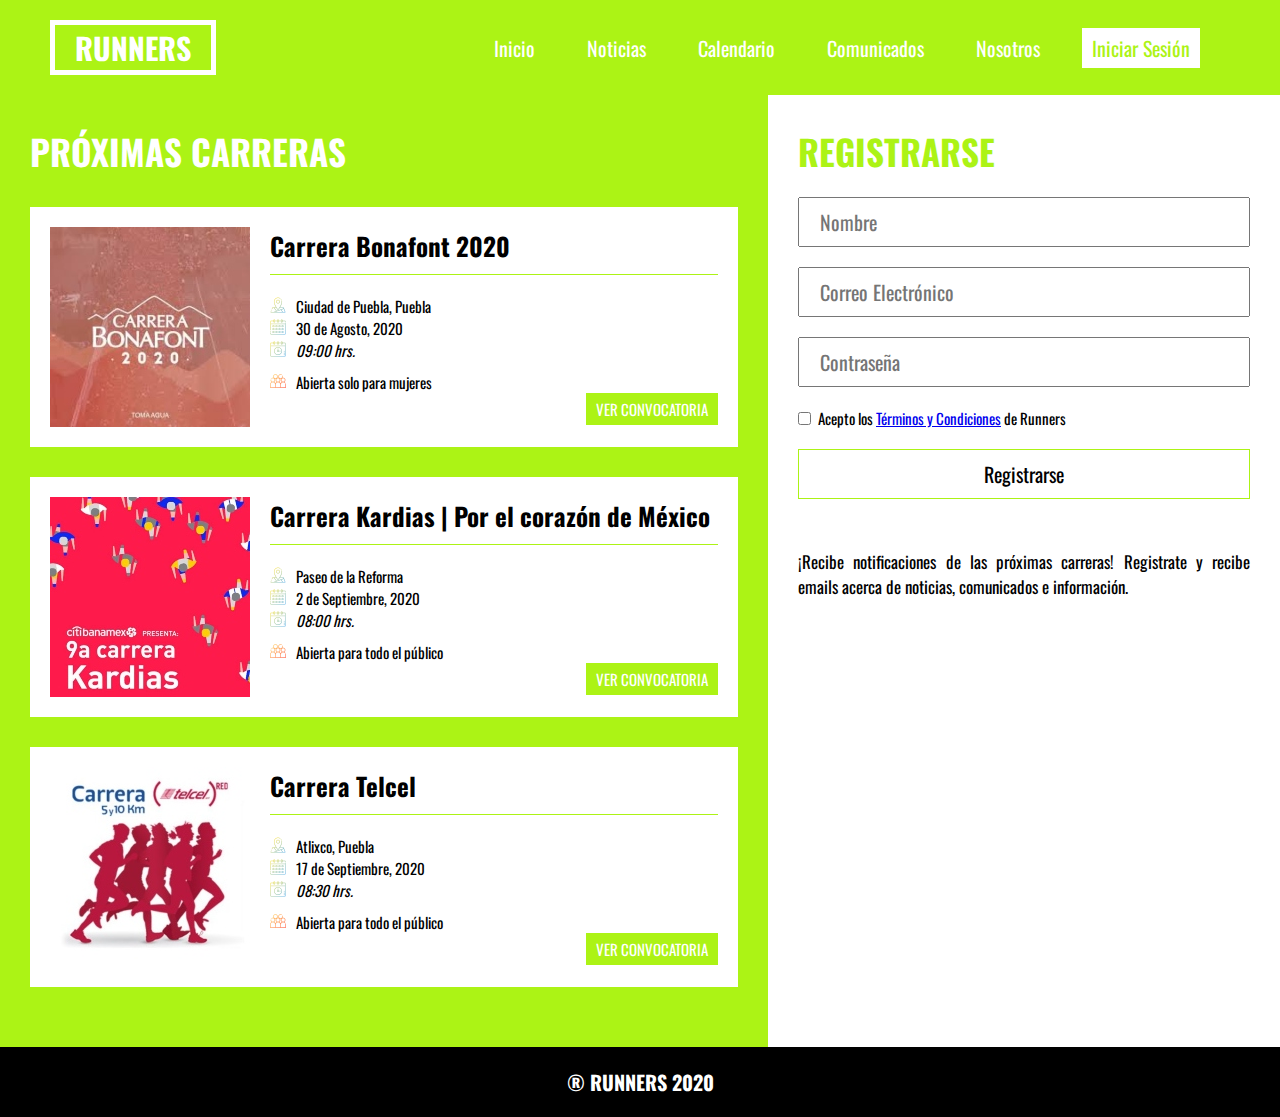
<file: index.html>
<!DOCTYPE html>
<html lang="es">
<head>
  <meta charset="UTF-8">
  <meta name="viewport" content="width=device-width, initial-scale=1.0">
  <title>Inicio</title>
  <!-- Fonts -->
  <link href="https://fonts.googleapis.com/css2?family=Oswald&display=swap" rel="stylesheet">
  <!-- Styles -->
  <link rel="stylesheet" href="./css/index.css">
</head>
<body>
  <header class="header">
    <a href="./index.html" class="header__logo">RUNNERS</a>
    <nav class="nav">
      <a href="./index.html" class="nav__item">Inicio</a>
      <a href="#" class="nav__item">Noticias</a>
      <a href="./html/calendar.html" class="nav__item">Calendario</a>
      <a href="./html/announcements.html" class="nav__item">Comunicados</a>
      <a href="./html/about-us.html" class="nav__item">Nosotros</a>
      <a href="./html/log-in.html" class="nav__log-in">Iniciar Sesión</a>
    </nav>
  </header>

  <main class="main">
    <section class="next-races">
      <h1 class="page-title cl-white">Próximas Carreras</h1>
      <!-- Carrera Bonafont -->
      <div class="race">
        <img src="./img/races/bonafont-race.jpg" alt="Portada de carrera" class="race__logo">
        <div class="race__info">
          <h2 class="race__title">Carrera Bonafont 2020</h2>
          <span class="race__location"><img src="./img/icons/location-icon.png" alt="Icono de ubicación">Ciudad de Puebla, Puebla</span>
          <span class="race__date"><img src="./img/icons/date-icon.png" alt="Icono de fecha">30 de Agosto, 2020</span>
          <span class="race__time"><img src="./img/icons/time-icon.png" alt="Icono de hora">09:00 hrs.</span>
          <span class="race__restriction"><img src="./img/icons/people-icon.png" alt="Icono de fecha">Abierta solo para mujeres</span>
          <a href="#" class="race__go-announcement">Ver Convocatoria</a>
        </div>
      </div>
      <!-- Carrera Kardias -->
      <div class="race">
        <img src="./img/races/kardias-race.jpg" alt="Portada de carrera" class="race__logo">
        <div class="race__info">
          <h2 class="race__title">Carrera Kardias | Por el corazón de México</h2>
          <span class="race__location"><img src="./img/icons/location-icon.png" alt="Icono de ubicación">Paseo de la Reforma</span>
          <span class="race__date"><img src="./img/icons/date-icon.png" alt="Icono de fecha">2 de Septiembre, 2020</span>
          <span class="race__time"><img src="./img/icons/time-icon.png" alt="Icono de hora">08:00 hrs.</span>
          <span class="race__restriction"><img src="./img/icons/people-icon.png" alt="Icono de fecha">Abierta para todo el público</span>
          <a href="#" class="race__go-announcement">Ver Convocatoria</a>
        </div>
      </div>
      <!-- Carrera Telcel -->
      <div class="race">
        <img src="./img/races/telcel-race.jpg" alt="Portada de carrera" class="race__logo">
        <div class="race__info">
          <h2 class="race__title">Carrera Telcel</h2>
          <span class="race__location"><img src="./img/icons/location-icon.png" alt="Icono de ubicación">Atlixco, Puebla</span>
          <span class="race__date"><img src="./img/icons/date-icon.png" alt="Icono de fecha">17 de Septiembre, 2020</span>
          <span class="race__time"><img src="./img/icons/time-icon.png" alt="Icono de hora">08:30 hrs.</span>
          <span class="race__restriction"><img src="./img/icons/people-icon.png" alt="Icono de fecha">Abierta para todo el público</span>
          <a href="#" class="race__go-announcement">Ver Convocatoria</a>
        </div>
      </div>
    </section>
    <section class="register">
      <h1 class="page-title">Registrarse</h1>
      <form action="#">
        <label for="register-form__name" class="register__label">
          <input type="text" id="register-form__name" placeholder="Nombre">
        </label>
        <label for="register-form__email" class="register__label">
          <input type="email" id="register-form__email" placeholder="Correo Electrónico">
        </label>
        <label for="register-form__password" class="register__label">
          <input type="password" id="register-form__password" placeholder="Contraseña">
        </label>
        <label for="register-form__terms" class="register__terms">
          <input type="checkbox" id="register-form__terms">
          <span>Acepto los <a href="#" target="blank">Términos y Condiciones</a> de Runners</span>
        </label>
        <input type="submit" value="Registrarse" class="register__sign-in">
      </form>
      <p class="register__description">¡Recibe notificaciones de las próximas carreras! Registrate y recibe emails acerca de noticias, comunicados e información.</p>
    </section>
  </main>

  <footer class="footer">
    <h2 class="footer__copyright">® RUNNERS 2020</h2>
  </footer>
</body>
</html>
</file>
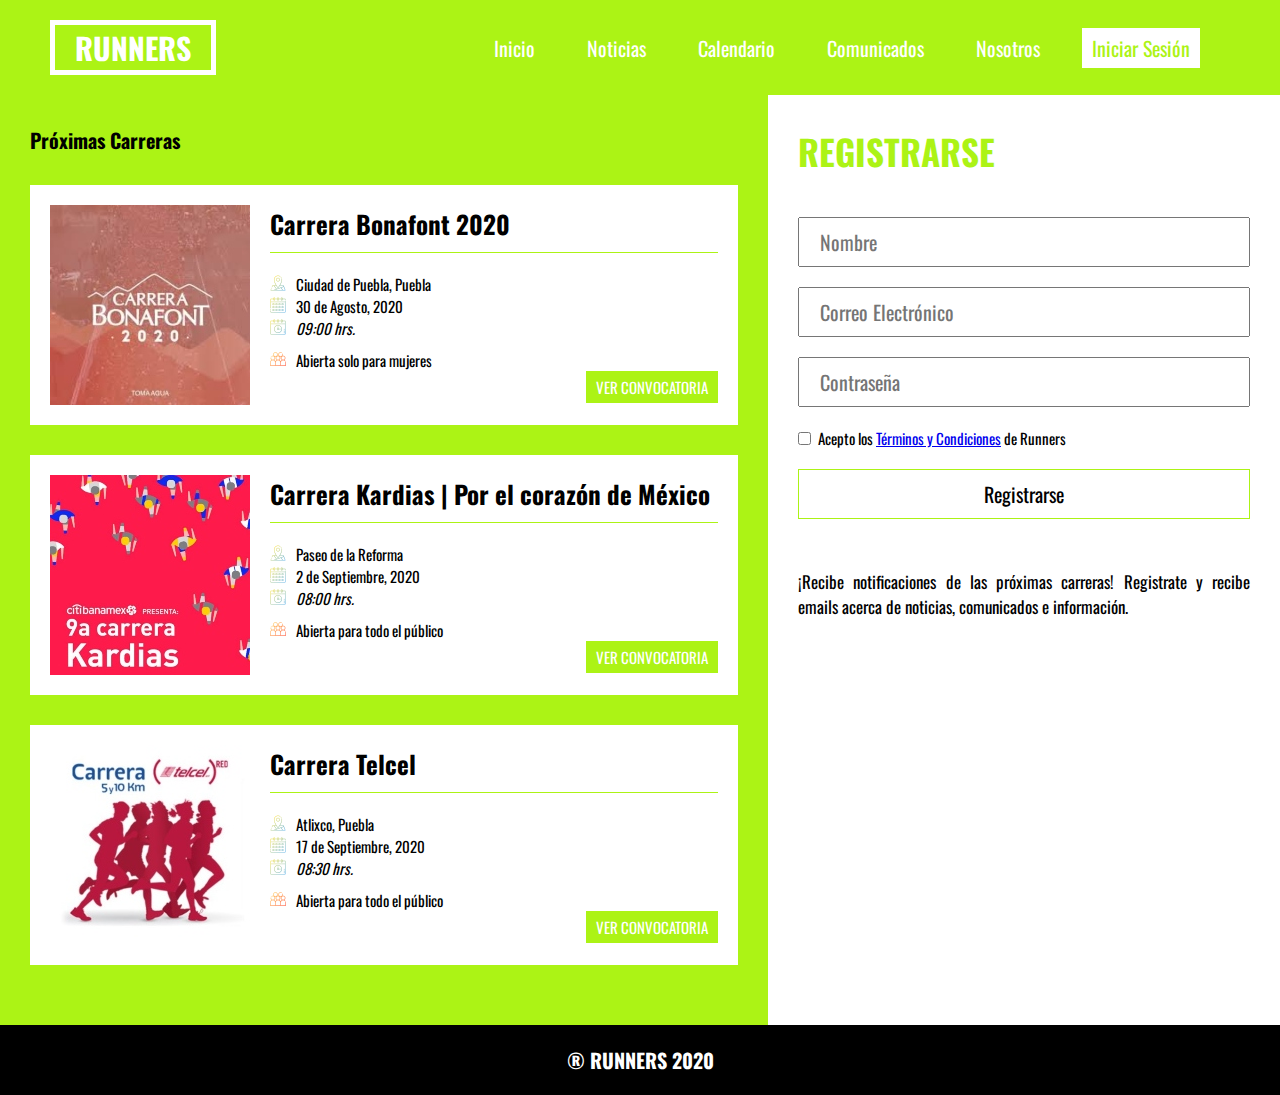
<file: html/index.html>
<!DOCTYPE html>
<html lang="es">
<head>
  <meta charset="UTF-8">
  <meta name="viewport" content="width=device-width, initial-scale=1.0">
  <title>Inicio</title>
  <!-- Fonts -->
  <link href="https://fonts.googleapis.com/css2?family=Oswald&display=swap" rel="stylesheet">
  <!-- Styles -->
  <link rel="stylesheet" href="../css/index.css">
</head>
<body>
  <header class="header">
    <a href="./index.html" class="header__logo">RUNNERS</a>
    <nav class="nav">
      <a href="./index.html" class="nav__item">Inicio</a>
      <a href="#" class="nav__item">Noticias</a>
      <a href="#" class="nav__item">Calendario</a>
      <a href="#" class="nav__item">Comunicados</a>
      <a href="#" class="nav__item">Nosotros</a>
      <a href="./log-in.html" class="nav__log-in">Iniciar Sesión</a>
    </nav>
  </header>

  <main class="main">
    <section class="next-races">
      <h1 class="next-races__title">Próximas Carreras</h1>
      <!-- Carrera Bonafont -->
      <div class="race">
        <img src="./../img/bonafont-race.jpg" alt="Portada de carrera" class="race__logo">
        <div class="race__info">
          <h2 class="race__title">Carrera Bonafont 2020</h2>
          <span class="race__location"><img src="./../img/icons/location-icon.png" alt="Icono de ubicación">Ciudad de Puebla, Puebla</span>
          <span class="race__date"><img src="./../img/icons/date-icon.png" alt="Icono de fecha">30 de Agosto, 2020</span>
          <span class="race__time"><img src="./../img/icons/time-icon.png" alt="Icono de hora">09:00 hrs.</span>
          <span class="race__restriction"><img src="./../img/icons/people-icon.png" alt="Icono de fecha">Abierta solo para mujeres</span>
          <a href="#" class="race__go-announcement">Ver Convocatoria</a>
        </div>
      </div>
      <!-- Carrera Kardias -->
      <div class="race">
        <img src="./../img/kardias-race.jpg" alt="Portada de carrera" class="race__logo">
        <div class="race__info">
          <h2 class="race__title">Carrera Kardias | Por el corazón de México</h2>
          <span class="race__location"><img src="./../img/icons/location-icon.png" alt="Icono de ubicación">Paseo de la Reforma</span>
          <span class="race__date"><img src="./../img/icons/date-icon.png" alt="Icono de fecha">2 de Septiembre, 2020</span>
          <span class="race__time"><img src="./../img/icons/time-icon.png" alt="Icono de hora">08:00 hrs.</span>
          <span class="race__restriction"><img src="./../img/icons/people-icon.png" alt="Icono de fecha">Abierta para todo el público</span>
          <a href="#" class="race__go-announcement">Ver Convocatoria</a>
        </div>
      </div>
      <!-- Carrera Telcel -->
      <div class="race">
        <img src="./../img/telcel-race.jpg" alt="Portada de carrera" class="race__logo">
        <div class="race__info">
          <h2 class="race__title">Carrera Telcel</h2>
          <span class="race__location"><img src="./../img/icons/location-icon.png" alt="Icono de ubicación">Atlixco, Puebla</span>
          <span class="race__date"><img src="./../img/icons/date-icon.png" alt="Icono de fecha">17 de Septiembre, 2020</span>
          <span class="race__time"><img src="./../img/icons/time-icon.png" alt="Icono de hora">08:30 hrs.</span>
          <span class="race__restriction"><img src="./../img/icons/people-icon.png" alt="Icono de fecha">Abierta para todo el público</span>
          <a href="#" class="race__go-announcement">Ver Convocatoria</a>
        </div>
      </div>
    </section>
    <section class="register">
      <h1 class="register__title">Registrarse</h1>
      <form action="#">
        <label for="register-form__name" class="register__label">
          <input type="text" id="register-form__name" placeholder="Nombre">
        </label>
        <label for="register-form__email" class="register__label">
          <input type="email" id="register-form__email" placeholder="Correo Electrónico">
        </label>
        <label for="register-form__password" class="register__label">
          <input type="password" id="register-form__password" placeholder="Contraseña">
        </label>
        <label for="register-form__terms" class="register__terms">
          <input type="checkbox" id="register-form__terms">
          <span>Acepto los <a href="#" target="blank">Términos y Condiciones</a> de Runners</span>
        </label>
        <input type="submit" value="Registrarse" class="register__sign-in">
      </form>
      <p class="register__description">¡Recibe notificaciones de las próximas carreras! Registrate y recibe emails acerca de noticias, comunicados e información.</p>
    </section>
  </main>

  <footer class="footer">
    <h2 class="footer__copyright">® RUNNERS 2020</h2>
  </footer>
</body>
</html>
</file>
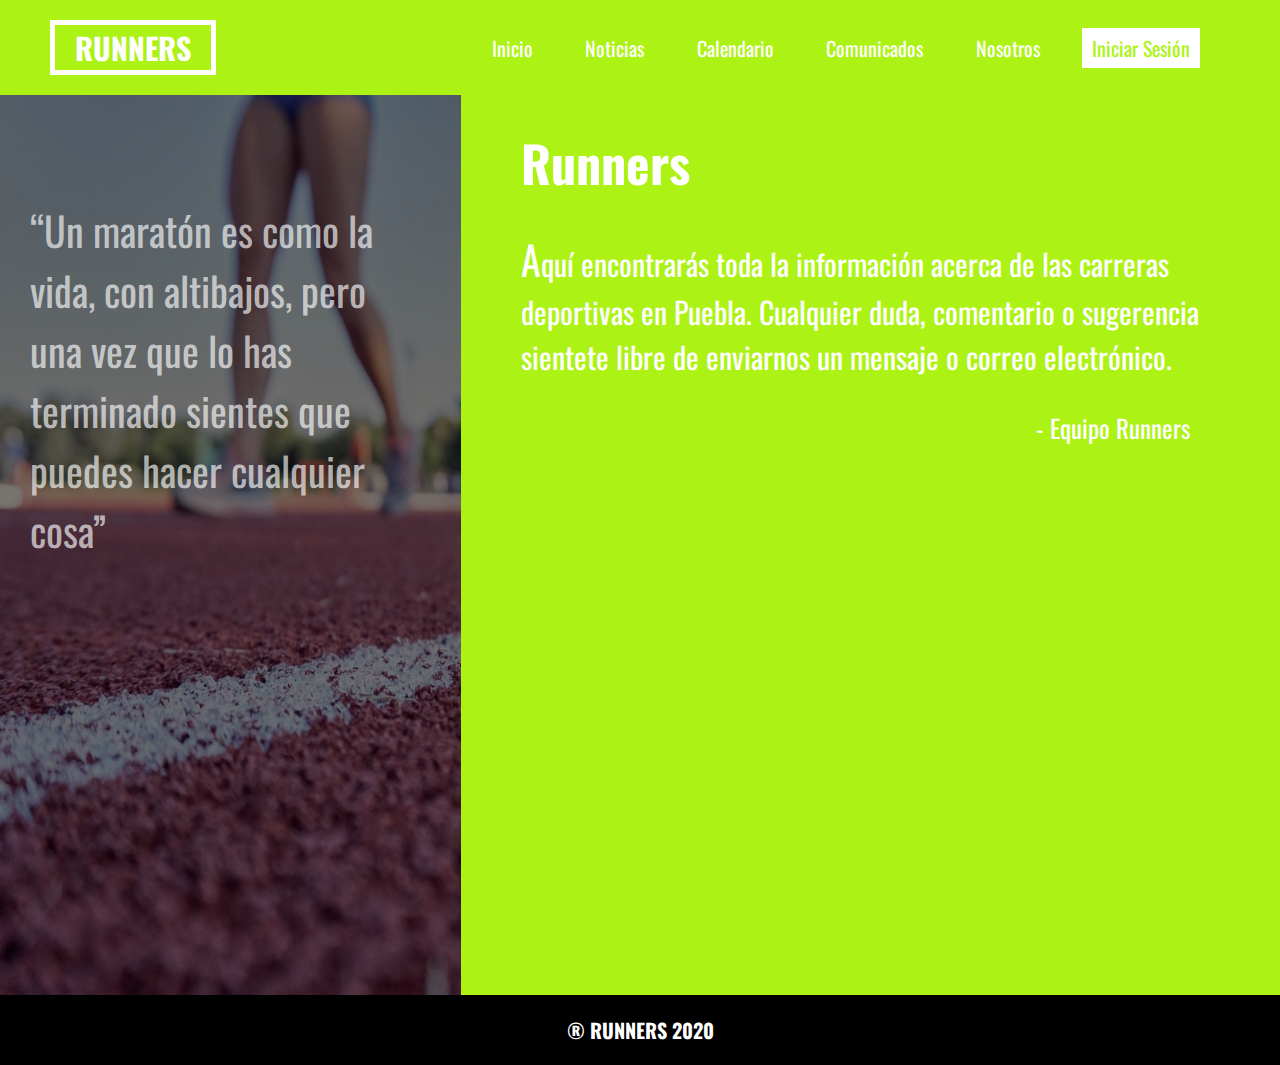
<file: html/about-us.html>
<!DOCTYPE html>
<html lang="en">
<head>
  <meta charset="UTF-8">
  <meta name="viewport" content="width=device-width, initial-scale=1.0">
  <title>Nosotros</title>
  <!-- Fonts -->
  <link href="https://fonts.googleapis.com/css2?family=Oswald&display=swap" rel="stylesheet">
  <!-- Styles -->
  <link rel="stylesheet" href="./../css/about-us.css">
</head>
<body>
  <header class="header">
    <a href="./../index.html" class="header__logo">RUNNERS</a>
    <nav class="nav">
      <a href="./../index.html" class="nav__item">Inicio</a>
      <a href="#" class="nav__item">Noticias</a>
      <a href="./calendar.html" class="nav__item">Calendario</a>
      <a href="./announcements.html" class="nav__item">Comunicados</a>
      <a href="./about-us.html" class="nav__item">Nosotros</a>
      <a href="./log-in.html" class="nav__log-in">Iniciar Sesión</a>
    </nav>
  </header>

  <main>
    <section class="poster">
      <img src="./../img/runner.png" alt="Poster de corredor" class="poster__image">
      <p class="poster__title">“Un maratón es como la vida, con altibajos, pero una vez que lo has terminado sientes que puedes hacer cualquier cosa”</p>
    </section>
    <section class="description">
      <h1 class="description__title">Runners</h1>
      <p class="description__text"><span class="increase">A</span>quí encontrarás toda la información acerca de las carreras deportivas en Puebla. Cualquier duda, comentario o sugerencia sientete libre de enviarnos un mensaje o correo electrónico.</p>
      <p class="description__signature">- Equipo Runners</p>
    </section>
  </main>

  <footer class="footer">
    <h2 class="footer__copyright">® RUNNERS 2020</h2>
  </footer>
</body>
</html>
</file>
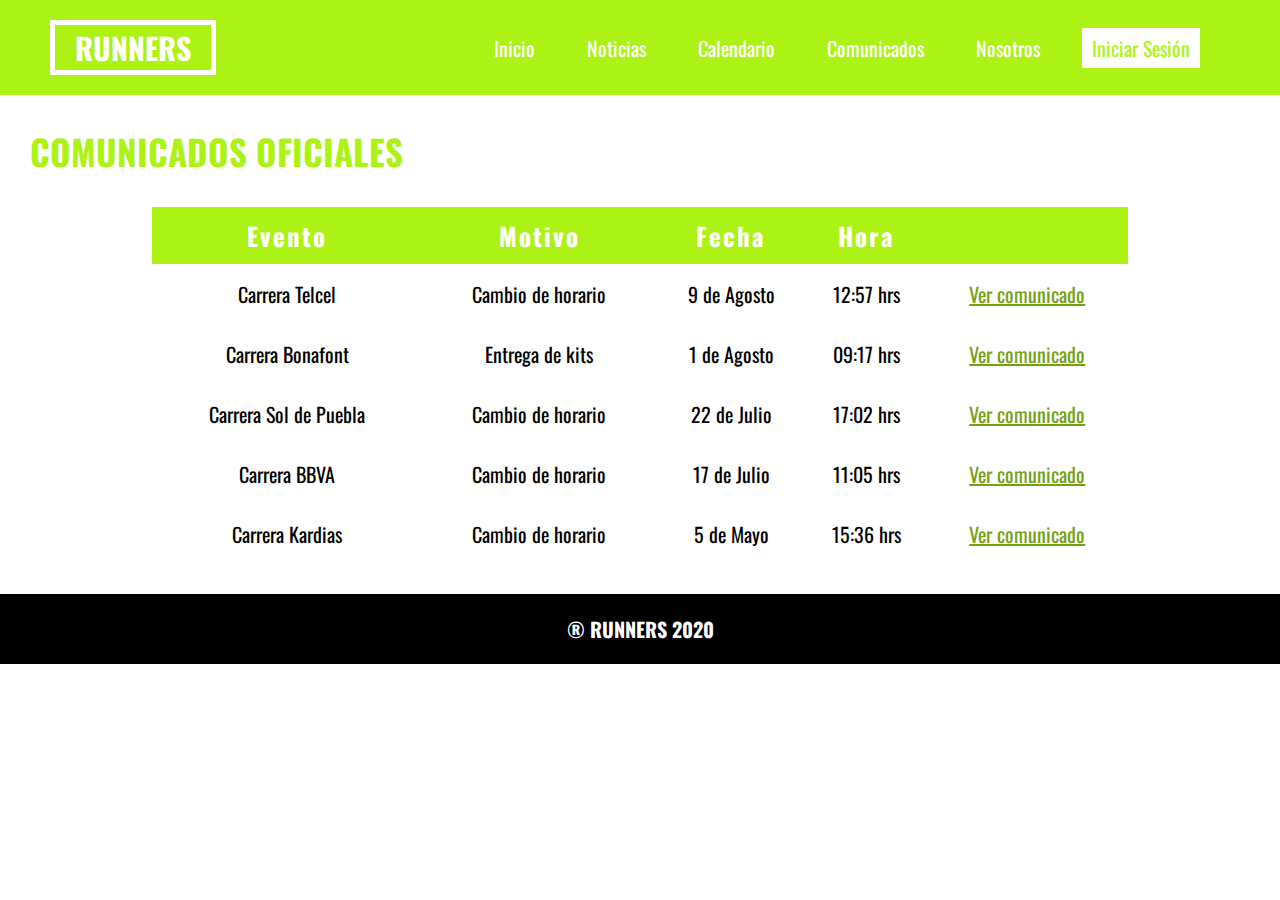
<file: html/announcements.html>
<!DOCTYPE html>
<html lang="en">
<head>
  <meta charset="UTF-8">
  <meta name="viewport" content="width=device-width, initial-scale=1.0">
  <title>Comunicados</title>
  <!-- Fonts -->
  <link href="https://fonts.googleapis.com/css2?family=Oswald&display=swap" rel="stylesheet">
  <!-- Styles -->
  <link rel="stylesheet" href="./../css/announcements.css">
</head>
<body>
  <header class="header">
    <a href="./../index.html" class="header__logo">RUNNERS</a>
    <nav class="nav">
      <a href="./../index.html" class="nav__item">Inicio</a>
      <a href="#" class="nav__item">Noticias</a>
      <a href="./calendar.html" class="nav__item">Calendario</a>
      <a href="./announcements.html" class="nav__item">Comunicados</a>
      <a href="./about-us.html" class="nav__item">Nosotros</a>
      <a href="./log-in.html" class="nav__log-in">Iniciar Sesión</a>
    </nav>
  </header>

  <main>
    <section class="announcements">
      <h1 class="announcements__title">Comunicados Oficiales</h1>
      
      <table class="announcements-table">
        <thead>
          <tr>
            <th class="announcements-table__head-item">Evento</th>
            <th class="announcements-table__head-item">Motivo</th>
            <th class="announcements-table__head-item">Fecha</th>
            <th class="announcements-table__head-item">Hora</th>
            <th class="announcements-table__head-item"></th>
          </tr>
        </thead>
        <tbody>
          <tr class="announcements-table__body-row">
            <td class="announcements-table__body-item">Carrera Telcel</td>
            <td class="announcements-table__body-item">Cambio de horario</td>
            <td class="announcements-table__body-item">9 de Agosto</td>
            <td class="announcements-table__body-item">12:57 hrs</td>
            <td class="announcements-table__body-item"><a href="#" class="link">Ver comunicado</a></td>
          </tr>
          <tr class="announcements-table__body-row">
            <td class="announcements-table__body-item">Carrera Bonafont</td>
            <td class="announcements-table__body-item">Entrega de kits</td>
            <td class="announcements-table__body-item">1 de Agosto</td>
            <td class="announcements-table__body-item">09:17 hrs</td>
            <td class="announcements-table__body-item"><a href="#" class="link">Ver comunicado</a></td>
          </tr>
          <tr class="announcements-table__body-row">
            <td class="announcements-table__body-item">Carrera Sol de Puebla</td>
            <td class="announcements-table__body-item">Cambio de horario</td>
            <td class="announcements-table__body-item">22 de Julio</td>
            <td class="announcements-table__body-item">17:02 hrs</td>
            <td class="announcements-table__body-item"><a href="#" class="link">Ver comunicado</a></td>
          </tr>
          <tr class="announcements-table__body-row">
            <td class="announcements-table__body-item">Carrera BBVA</td>
            <td class="announcements-table__body-item">Cambio de horario</td>
            <td class="announcements-table__body-item">17 de Julio</td>
            <td class="announcements-table__body-item">11:05 hrs</td>
            <td class="announcements-table__body-item"><a href="#" class="link">Ver comunicado</a></td>
          </tr>
          <tr class="announcements-table__body-row">
            <td class="announcements-table__body-item">Carrera Kardias</td>
            <td class="announcements-table__body-item">Cambio de horario</td>
            <td class="announcements-table__body-item">5 de Mayo</td>
            <td class="announcements-table__body-item">15:36 hrs</td>
            <td class="announcements-table__body-item"><a href="#" class="link">Ver comunicado</a></td>
          </tr>
        </tbody>
      </table>
    </section>
  </main>

  <footer class="footer">
    <h2 class="footer__copyright">® RUNNERS 2020</h2>
  </footer>
</body>
</html>
</file>
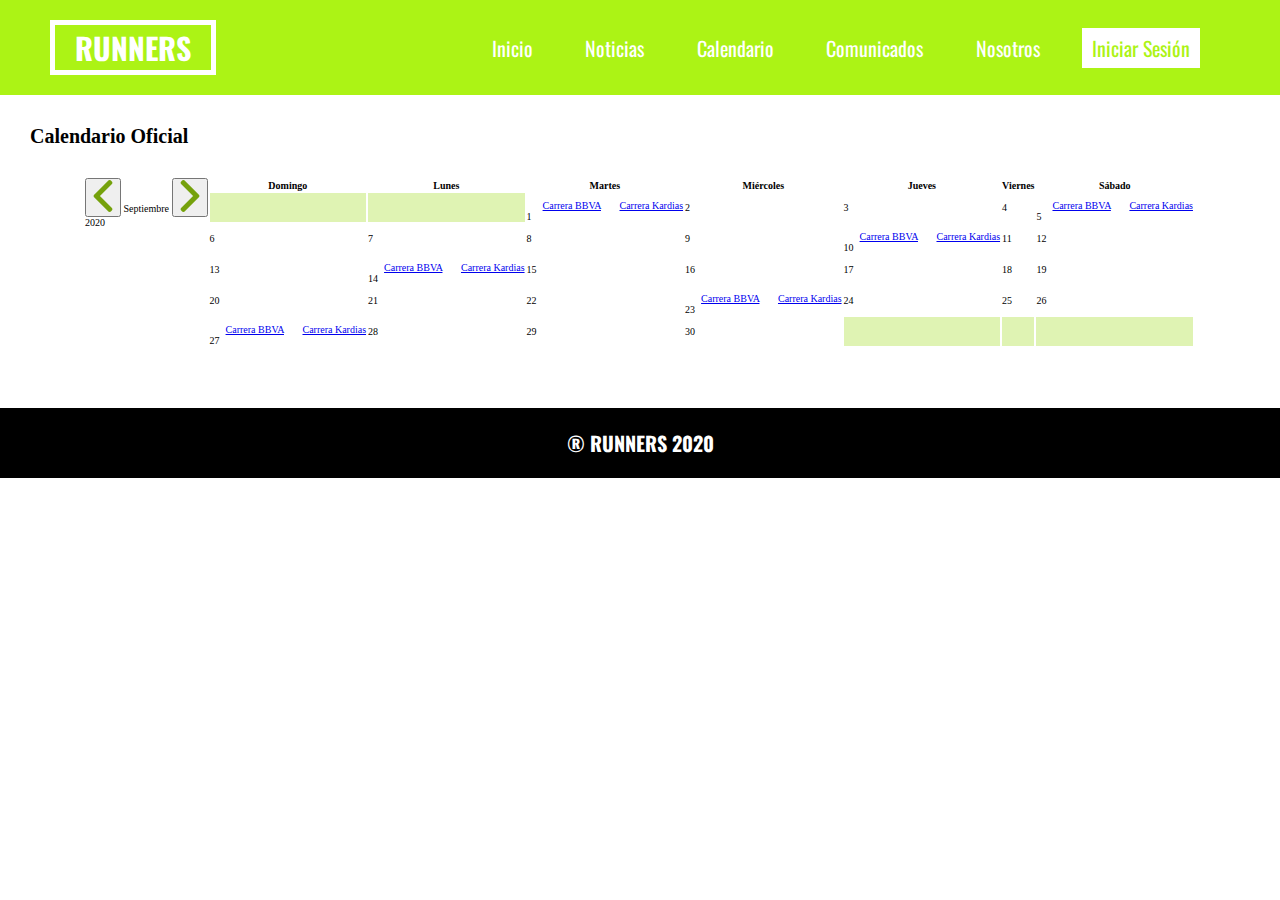
<file: html/calendar.html>
<!DOCTYPE html>
<html lang="es">
<head>
  <meta charset="UTF-8">
  <meta name="viewport" content="width=device-width, initial-scale=1.0">
  <title>Calendar</title>
  <!-- Fonts -->
  <link href="https://fonts.googleapis.com/css2?family=Oswald&display=swap" rel="stylesheet">
  <!-- Styles -->
  <link rel="stylesheet" href="./../css/calendar.css">
</head>
<body>
  <header class="header">
    <a href="./../index.html" class="header__logo">RUNNERS</a>
    <nav class="nav">
      <a href="./../index.html" class="nav__item">Inicio</a>
      <a href="#" class="nav__item">Noticias</a>
      <a href="./calendar.html" class="nav__item">Calendario</a>
      <a href="./announcements.html" class="nav__item">Comunicados</a>
      <a href="./about-us.html" class="nav__item">Nosotros</a>
      <a href="./log-in.html" class="nav__log-in">Iniciar Sesión</a>
    </nav>
  </header>

  <main>
    <h1 class="page-title">Calendario Oficial</h1>
    <section class="calendar">
      <div class="calendar__date">
        <div class="calendar__date__month">
          <button><img src="./../img/icons/back-icon.png" alt="Icono de mes anterior"></button>
          <span>Septiembre</span>
          <button><img src="./../img/icons/next-icon.png" alt="Icono de siguiente mes"></button>
        </div>
        <span class="calendar__date__year">2020</span>
      </div>
      <div class="calendar__table">
        <table>
          <thead>
            <tr>
              <th class="calendar__table__head-item">Domingo</th>
              <th class="calendar__table__head-item">Lunes</th>
              <th class="calendar__table__head-item">Martes</th>
              <th class="calendar__table__head-item">Miércoles</th>
              <th class="calendar__table__head-item">Jueves</th>
              <th class="calendar__table__head-item">Viernes</th>
              <th class="calendar__table__head-item">Sábado</th>
            </tr>
          </thead>
          <tbody>
            <tr>
              <td class="calendar__table__body-item muted"></td>
              <td class="calendar__table__body-item muted"></td>
              <td class="calendar__table__body-item">
                <div class="races">
                  <a href="#"><img src="./../img/icons/finish-flag-icon.png" alt="Icono de bandera">Carrera BBVA</a>
                  <a href="#"><img src="./../img/icons/finish-flag-icon.png" alt="Icono de bandera">Carrera Kardias</a>
                </div>
                <span class="day-number">1</span>
              </td>
              <td class="calendar__table__body-item">
                <div class="races"></div>
                <span class="day-number">2</span>
              </td>
              <td class="calendar__table__body-item">
                <div class="races"> </div>
                <span class="day-number">3</span>
              </td>
              <td class="calendar__table__body-item">
                <div class="races"></div>
                <span class="day-number">4</span>
              </td>
              <td class="calendar__table__body-item">
                <div class="races">
                  <a href="#"><img src="./../img/icons/finish-flag-icon.png" alt="Icono de bandera">Carrera BBVA</a>
                  <a href="#"><img src="./../img/icons/finish-flag-icon.png" alt="Icono de bandera">Carrera Kardias</a>
                </div>
                <span class="day-number">5</span>
              </td>
            </tr>
            <tr>
              <td class="calendar__table__body-item">
                <div class="races"></div>
                <span class="day-number">6</span>
              </td>
              <td class="calendar__table__body-item">
                <div class="races"></div>
                <span class="day-number">7</span>
              </td>
              <td class="calendar__table__body-item">
                <div class="races"></div>
                <span class="day-number">8</span>
              </td>
              <td class="calendar__table__body-item">
                <div class="races"></div>
                <span class="day-number">9</span>
              </td>
              <td class="calendar__table__body-item">
                <div class="races">
                  <a href="#"><img src="./../img/icons/finish-flag-icon.png" alt="Icono de bandera">Carrera BBVA</a>
                  <a href="#"><img src="./../img/icons/finish-flag-icon.png" alt="Icono de bandera">Carrera Kardias</a>
                </div>
                <span class="day-number">10</span>
              </td>
              <td class="calendar__table__body-item">
                <div class="races"></div>
                <span class="day-number">11</span>
              </td>
              <td class="calendar__table__body-item">
                <div class="races"></div>
                <span class="day-number">12</span>
              </td>
            </tr>
            <tr>
              <td class="calendar__table__body-item">
                <div class="races"></div>
                <span class="day-number">13</span>
              </td>
              <td class="calendar__table__body-item">
                <div class="races">
                  <a href="#"><img src="./../img/icons/finish-flag-icon.png" alt="Icono de bandera">Carrera BBVA</a>
                  <a href="#"><img src="./../img/icons/finish-flag-icon.png" alt="Icono de bandera">Carrera Kardias</a>
                </div>
                <span class="day-number">14</span>
              </td>
              <td class="calendar__table__body-item">
                <div class="races"></div>
                <span class="day-number">15</span>
              </td>
              <td class="calendar__table__body-item">
                <div class="races"></div>
                <span class="day-number">16</span>
              </td>
              <td class="calendar__table__body-item">
                <div class="races"></div>
                <span class="day-number">17</span>
              </td>
              <td class="calendar__table__body-item">
                <div class="races"></div>
                <span class="day-number">18</span>
              </td>
              <td class="calendar__table__body-item">
                <div class="races"></div>
                <span class="day-number">19</span>
              </td>
            </tr>
            <tr>
              <td class="calendar__table__body-item">
                <div class="races"></div>
                <span class="day-number">20</span>
              </td>
              <td class="calendar__table__body-item">
                <div class="races"></div>
                <span class="day-number">21</span>
              </td>
              <td class="calendar__table__body-item">
                <div class="races"></div>
                <span class="day-number">22</span>
              </td>
              <td class="calendar__table__body-item">
                <div class="races">
                  <a href="#"><img src="./../img/icons/finish-flag-icon.png" alt="Icono de bandera">Carrera BBVA</a>
                  <a href="#"><img src="./../img/icons/finish-flag-icon.png" alt="Icono de bandera">Carrera Kardias</a>
                </div>
                <span class="day-number">23</span>
              </td>
              <td class="calendar__table__body-item">
                <div class="races"></div>
                <span class="day-number">24</span>
              </td>
              <td class="calendar__table__body-item">
                <div class="races"></div>
                <span class="day-number">25</span>
              </td>
              <td class="calendar__table__body-item">
                <div class="races"></div>
                <span class="day-number">26</span>
              </td>
            </tr>
            <tr>
              <td class="calendar__table__body-item">
                <div class="races">
                  <a href="#"><img src="./../img/icons/finish-flag-icon.png" alt="Icono de bandera">Carrera BBVA</a>
                  <a href="#"><img src="./../img/icons/finish-flag-icon.png" alt="Icono de bandera">Carrera Kardias</a>
                </div>
                <span class="day-number">27</span>
              </td>
              <td class="calendar__table__body-item">
                <div class="races"></div>
                <span class="day-number">28</span>
              </td>
              <td class="calendar__table__body-item">
                <div class="races"></div>
                <span class="day-number">29</span>
              </td>
              <td class="calendar__table__body-item">
                <div class="races"></div>
                <span class="day-number">30</span>
              </td>
              <td class="calendar__table__body-item muted"></td>
              <td class="calendar__table__body-item muted"></td>
              <td class="calendar__table__body-item muted"></td>
            </tr>
          </tbody>
        </table>
      </div>
    </section>
  </main>

  <footer class="footer">
    <h2 class="footer__copyright">® RUNNERS 2020</h2>
  </footer>
</body>
</html>
</file>
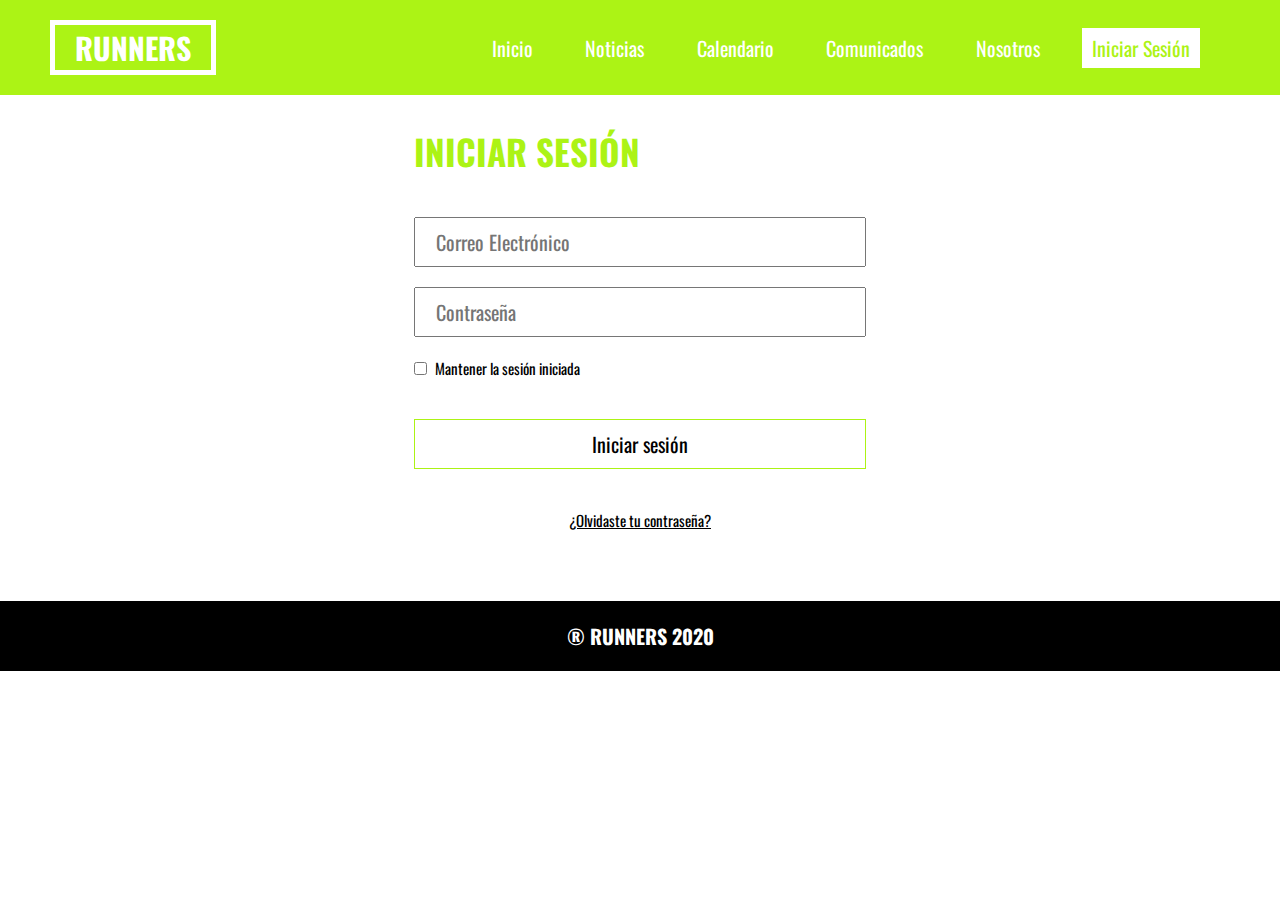
<file: html/log-in.html>
<!DOCTYPE html>
<html lang="en">
<head>
  <meta charset="UTF-8">
  <meta name="viewport" content="width=device-width, initial-scale=1.0">
  <title>Iniciar Sesión</title>
  <!-- Fonts -->
  <link href="https://fonts.googleapis.com/css2?family=Oswald&display=swap" rel="stylesheet">
  <!-- Styles -->
  <link rel="stylesheet" href="../css/log-in.css">
</head>
<body>
  <header class="header">
    <a href="./../index.html" class="header__logo">RUNNERS</a>
    <nav class="nav">
      <a href="./../index.html" class="nav__item">Inicio</a>
      <a href="#" class="nav__item">Noticias</a>
      <a href="calendar.html" class="nav__item">Calendario</a>
      <a href="./announcements.html" class="nav__item">Comunicados</a>
      <a href="./about-us.html" class="nav__item">Nosotros</a>
      <a href="./log-in.html" class="nav__log-in">Iniciar Sesión</a>
    </nav>
  </header>

  <main>
    <section class="log-in">
      <h1 class="log-in__title">Iniciar Sesión</h1>
      <form action="./profile.html">
        <label for="log-in-form__email" class="log-in__label">
          <input type="email" id="log-in-form__email" placeholder="Correo Electrónico">
        </label>
        <label for="log-in-form__password" class="log-in__label">
          <input type="password" id="log-in-form__password" placeholder="Contraseña">
        </label>
        <label for="log-in-form-keep-log" class="log-in__keep-log">
          <input type="checkbox" id="log-in-form-keep-log">
          <span>Mantener la sesión iniciada</span>
        </label>
        <input type="submit" value="Iniciar sesión" class="log-in__sign-up">
      </form>
      <span class="log-in__forget-password"><a href="#">¿Olvidaste tu contraseña?</a></span>
    </section>
  </main>

  <footer class="footer">
    <h2 class="footer__copyright">® RUNNERS 2020</h2>
  </footer>
</body>
</html>
</file>
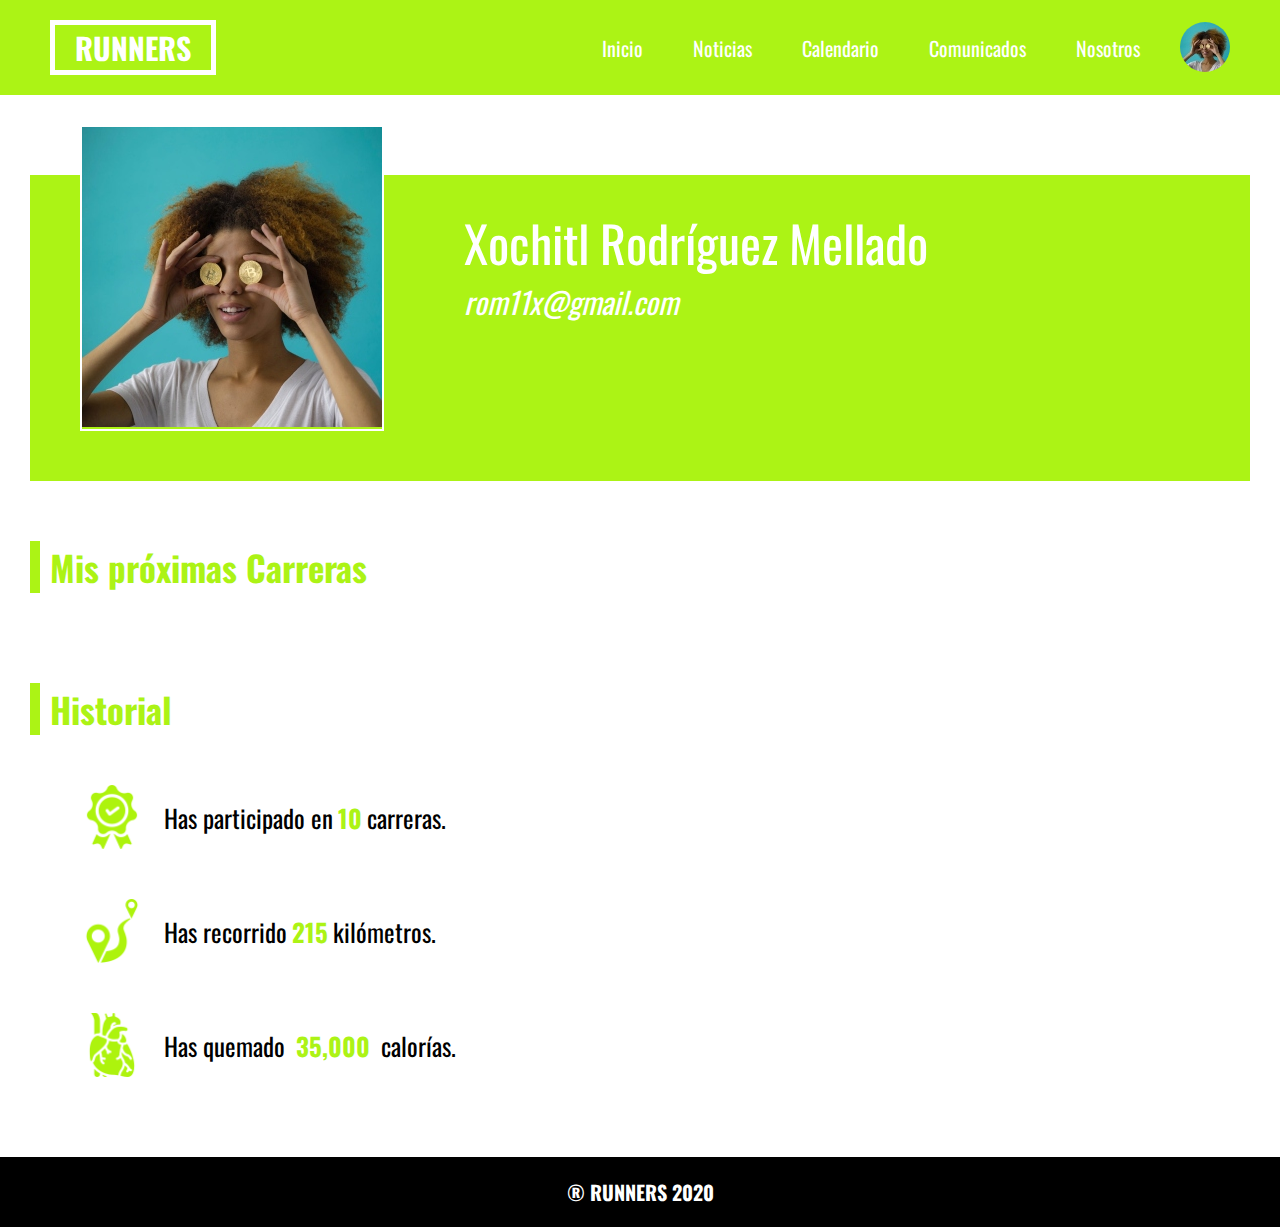
<file: html/profile.html>
<!DOCTYPE html>
<html lang="es">
<head>
  <meta charset="UTF-8">
  <meta name="viewport" content="width=device-width, initial-scale=1.0">
  <title>Perfil</title>
  <!-- Fonts -->
  <link href="https://fonts.googleapis.com/css2?family=Oswald&display=swap" rel="stylesheet">
  <!-- Styles -->
  <link rel="stylesheet" href="../css/profile.css">
</head>
<body>
  <header class="header">
    <a href="./../index.html" class="header__logo">RUNNERS</a>
    <nav class="nav">
      <a href="./../index.html" class="nav__item">Inicio</a>
      <a href="#" class="nav__item">Noticias</a>
      <a href="./calendar.html" class="nav__item">Calendario</a>
      <a href="./announcements.html" class="nav__item">Comunicados</a>
      <a href="./about-us.html" class="nav__item">Nosotros</a>
      <a href="./profile.html" class="nav__user-item"><img src="./../img/user-icon.jpg"alt="Icono de perfil de usuario"></a>
    </nav>
  </header>

  <main>
    <section class="profile">
      <div class="profile__photo">
        <img src="./../img/user.jpg" alt="Foto de usuario">
      </div>
      <div class="profile__data">
        <span class="profile__name">Xochitl Rodríguez Mellado</span>
        <span class="profile__email">rom11x@gmail.com</span>
      </div>
    </section>
    <section class="next-races">
      <h1 class="next-races__header">Mis próximas Carreras</h1>
    </section>
    <section class="historical">
      <h1 class="historical__header">Historial</h1>
      <div class="statistics">
        <div class="statistics__item">
          <img src="./../img/icons/participate-icon.png" alt="Ícono de medalla de participación">
          Has participado en <span class="highlight">10</span> carreras.
        </div>
        <div class="statistics__item">
          <img src="./../img/icons/distance-icon.png" alt="Ícono de distancia">
          Has recorrido <span class="highlight">215</span> kilómetros.
        </div>
        <div class="statistics__item">
          <img src="./../img/icons/health-icon.png" alt="Ícono de salud">
          <p>Has quemado <span class="highlight"> 35,000 </span> calorías.</p>
        </div>
      </div>
    </section>
  </main>

  <footer class="footer">
    <h2 class="footer__copyright">® RUNNERS 2020</h2>
  </footer>
</body>
</html>
</file>
<file: css/index.css>
* {
  box-sizing: border-box;
  margin: 0;
  padding: 0;
}
html {
  font-size: 62.5%;
  font-family: var(--font-1);
}

:root {
  --primary-color: #ACF315;
  --dark-primary-color: #74a014;
  --font-1: 'Oswald', sans-serif;
}

.header {
  display: flex;
  align-items: center;
  justify-content: space-between;
  padding: 2rem 5rem;
  background-color: var(--primary-color);
}
.header__logo {
  padding: 0 2rem;
  text-decoration: none;
  font-family: var(--font-1);
  font-weight: bold;
  font-size: 3rem;
  border: .5rem solid white;
  color: white;
}

.nav__item {
  margin-right: 3rem;
  padding: .5rem 1rem;
  text-decoration: none;
  font-family: var(--font-1);
  font-size: 2rem;
  color: white;
}
.nav__item:hover {
  background-color: white;
  color: var(--primary-color);
  border-radius: 1rem;
}
.nav__log-in {
  margin-right: 3rem;
  padding: .5rem 1rem;
  text-decoration: none;
  background-color: white;
  font-family: var(--font-1);
  font-size: 2rem;
  color: var(--primary-color);
}
.nav__log-in:hover {
  background-color: var(--dark-primary-color);
  color: white;
}

.main {
  display: flex;
}

.next-races {
  padding: 3rem;
  width: 60%;
  background-color: var(--primary-color);
}

.page-title {
  font-size: 3.5rem;
  text-transform: uppercase;
  color: var(--primary-color);
}
.cl-white {
  color: white;
}

.race {
  display: flex;
  margin: 3rem 0;
  padding: 2rem;
  width: 0 auto;
  height: 24rem;
  background-color: white;
}
.race__logo {
  width: 20rem;
  height: 20rem;
}
.race__info {
  margin-left: 2rem;
  width: 100%;
}
.race__title {
  padding-bottom: 1rem;
  font-family: var(--font-1);
  font-size: 2.5rem;
  border-bottom: .1rem solid var(--primary-color);
}
.race__location {
  display: block;
  margin-top: 2rem;
  font-family: var(--font-1);
  font-size: 1.5rem;
}
.race__date {
  display: block;
  font-family: var(--font-1);
  font-size: 1.5rem;
}
.race__time {
  display: block;
  font-family: var(--font-1);
  font-style: italic;
  font-size: 1.5rem;
}
.race__restriction {
  display: block;
  margin-top: 1rem;
  font-family: var(--font-1);
  font-size: 1.5rem;
}
.race__location > img,
.race__date > img,
.race__time > img,
.race__restriction > img {
  margin-right: 1rem;
}
.race__go-announcement {
  float: right;
  padding: .5rem 1rem;
  background-color: var(--primary-color);
  text-decoration: none;
  text-transform: uppercase;
  font-family: var(--font-1);
  font-size: 1.5rem;
  color: white;
}
.race__go-announcement:hover {
  background-color: var(--dark-primary-color);
}

.register {
  padding: 3rem;
  width: 40%;
}
.register__title {
  margin-bottom: 4rem;
  text-transform: uppercase;
  font-family: var(--font-1);
  font-size: 3.5rem;
  color: var(--primary-color);
}
.register__label {
  display: block;
  margin: 2rem 0;
  width: 100%;
}
.register__label > input {
  padding-left: 2rem;
  width: 100%;
  height: 5rem;
  font-family: var(--font-1);
  font-size: 2rem;
}
.register__terms {
  margin: 2rem 0;
}
.register__terms > span {
  margin-left: .5rem;
  font-family: var(--font-1);
  font-size: 1.5rem;
}
.register__sign-in {
  margin-top: 2rem;
  width: 100%;
  height: 5rem;
  background-color: white;
  border: 1px solid var(--primary-color);
  font-family: var(--font-1);
  font-size: 2rem;

}
.register__sign-in:hover {
  background-color: var(--dark-primary-color);
  border: 1px solid var(--dark-primary-color);
  color: white;
}
.register__description {
  margin-top: 5rem;
  font-family: var(--font-1);
  font-size: 1.7rem;
  text-align: justify;
}

.footer {
  padding: 2rem;
  background-color: black;
  text-align: center;
}
.footer__copyright {
  font-family: var(--font-1);
  font-size: 2rem;
  color: white;
}
</file>
<file: css/about-us.css>
* {
  box-sizing: border-box;
  margin: 0;
  padding: 0;
}
html {
  font-size: 62.5%;
}

:root {
  --primary-color: #ACF315;
  --dark-primary-color: #74a014;
  --font-1: 'Oswald', sans-serif;;
}

.header {
  display: flex;
  align-items: center;
  justify-content: space-between;
  padding: 2rem 5rem;
  background-color: var(--primary-color);
}
.header__logo {
  padding: 0 2rem;
  text-decoration: none;
  font-family: var(--font-1);
  font-weight: bold;
  font-size: 3rem;
  border: .5rem solid white;
  color: white;
}

.nav__item {
  margin-right: 3rem;
  padding: .5rem 1rem;
  text-decoration: none;
  font-family: var(--font-1);
  font-size: 2rem;
  color: white;
}
.nav__item:hover {
  background-color: white;
  color: var(--primary-color);
  border-radius: 1rem;
}
.nav__log-in {
  margin-right: 3rem;
  padding: .5rem 1rem;
  text-decoration: none;
  background-color: white;
  font-family: var(--font-1);
  font-size: 2rem;
  color: var(--primary-color);
}
.nav__log-in:hover {
  background-color: var(--dark-primary-color);
  color: white;
}

main {
  display: flex;
}
.poster {
  width: 40%;
  height: 100vh;
}
.poster__image {
  width: 100%;
  height: 100%;
}
.poster__title {
  position: absolute;
  top: 20rem;
  left: 3rem;
  width: 30%;
  font-family: var(--font-1);
  font-size: 4rem;
  color: rgba(255, 255, 255, 0.65);
}
.underlined {
  border-bottom: 6px solid white;
}

.description {
  width: 70%;
  padding: 3rem 6rem 3rem;
  background-color: var(--primary-color);
}
.description__title {
  font-family: var(--font-1);
  font-size: 5rem;
  color: white;
}
.description__text {
  margin-top: 3rem;
  font-family: var(--font-1);
  font-size: 3rem;
  color: white;
}
.increase {
  font-size: 4rem;
}
.description__signature {
  margin-top: 3rem;
  padding: 0 3rem;
  text-align: right;
  font-family: var(--font-1);
  font-size: 2.5rem;
  color: white;
}

.footer {
  padding: 2rem;
  background-color: black;
  text-align: center;
}
.footer__copyright {
  font-family: var(--font-1);
  font-size: 2rem;
  color: white;
}
</file>
<file: css/announcements.css>
:root {
  --primary-color: #ACF315;
  --dark-primary-color: #74a014;
  --light-primary-color: #adf31593;
  --font-1: 'Oswald', sans-serif;;
}
* {
  box-sizing: border-box;
  margin: 0;
  padding: 0;
}
html {
  font-size: 62.5%;
  font-family: var(--font-1);
}

.header {
  display: flex;
  align-items: center;
  justify-content: space-between;
  padding: 2rem 5rem;
  background-color: var(--primary-color);
}
.header__logo {
  padding: 0 2rem;
  text-decoration: none;
  font-family: var(--font-1);
  font-weight: bold;
  font-size: 3rem;
  border: .5rem solid white;
  color: white;
}

.nav__item {
  margin-right: 3rem;
  padding: .5rem 1rem;
  text-decoration: none;
  font-family: var(--font-1);
  font-size: 2rem;
  color: white;
}
.nav__item:hover {
  background-color: white;
  color: var(--primary-color);
  border-radius: 1rem;
}
.nav__log-in {
  margin-right: 3rem;
  padding: .5rem 1rem;
  text-decoration: none;
  background-color: white;
  font-family: var(--font-1);
  font-size: 2rem;
  color: var(--primary-color);
}
.nav__log-in:hover {
  background-color: var(--dark-primary-color);
  color: white;
}

.announcements {
  padding: 3rem;
}
.announcements__title {
  margin-bottom: 3rem;
  text-transform: uppercase;
  font-size: 3.5rem;
  color: var(--primary-color);
}
.announcements-table {
  margin: 3rem auto 0;
  width: 80%;
  border-spacing: 0;
}
.announcements-table__head-item {
  padding: 1rem 0;
  font-size: 2.5rem;
  letter-spacing: .2rem;
  color: white;
  background-color: var(--primary-color);
}
.announcements-table__body-row:hover {
  background-color: var(--light-primary-color);
}
.announcements-table__body-item {
  padding: 1.5rem 0;
  font-size: 2rem;
  text-align: center;
}

.link {
  color: var(--dark-primary-color);
}

.footer {
  padding: 2rem;
  background-color: black;
  text-align: center;
}
.footer__copyright {
  font-family: var(--font-1);
  font-size: 2rem;
  color: white;
}
</file>
<file: css/calendar.css>
* {
  box-sizing: border-box;
  margin: 0;
  padding: 0;
}
html {
  font-size: 62.5%;
}

:root {
  --primary-color: #ACF315;
  --dark-primary-color: #74a014;
  --muted-primary-color: #dff3b3;
  --font-1: 'Oswald', sans-serif;;
}

.header {
  display: flex;
  align-items: center;
  justify-content: space-between;
  padding: 2rem 5rem;
  background-color: var(--primary-color);
}
.header__logo {
  padding: 0 2rem;
  text-decoration: none;
  font-family: var(--font-1);
  font-weight: bold;
  font-size: 3rem;
  border: .5rem solid white;
  color: white;
}

.nav__item {
  margin-right: 3rem;
  padding: .5rem 1rem;
  text-decoration: none;
  font-family: var(--font-1);
  font-size: 2rem;
  color: white;
}
.nav__item:hover {
  background-color: white;
  color: var(--primary-color);
  border-radius: 1rem;
}
.nav__log-in {
  margin-right: 3rem;
  padding: .5rem 1rem;
  text-decoration: none;
  background-color: white;
  font-family: var(--font-1);
  font-size: 2rem;
  color: var(--primary-color);
}
.nav__log-in:hover {
  background-color: var(--dark-primary-color);
  color: white;
}

main {
  padding: 3rem;
}

.date {
  display: flex;
  justify-content: space-between;
  padding: 0 12rem;
  text-transform: uppercase;
  font-family: var(--font-1);
  font-weight: bold;
  font-size: 4rem;
  text-align: center;
}
.date__month > button {
  background-color: white;
  border: none;
}
.underlined {
  border-bottom: 3px solid var(--primary-color);
}

.calendar {
  display: flex;
  justify-content: center;
  margin: 3rem;
}
.calendar__weekday-box {
  width: 15rem;
  height: 10rem;
  font-family: var(--font-1);
  font-weight: lighter;
  font-size: 3rem;
}
.calendar__day-box {
  padding: 1rem;
  height: 15rem;
  background-color: var(--primary-color);
  vertical-align: bottom;
  text-align: right;
  font-family: var(--font-1);
  font-size: 2rem;
}
.calendar__day-box > a {
  display: block;
  padding-bottom: 1rem;
  color: white;
}
.calendar__day-box > a:hover {
  color: black;
}
.calendar__day-box > a > img {
  padding-right: .5rem;
}
.muted {
  background-color: var(--muted-primary-color);
}

.footer {
  padding: 2rem;
  background-color: black;
  text-align: center;
}
.footer__copyright {
  font-family: var(--font-1);
  font-size: 2rem;
  color: white;
}
</file>
<file: css/log-in.css>
* {
  box-sizing: border-box;
  margin: 0;
  padding: 0;
}
html {
  font-size: 62.5%;
}

:root {
  --primary-color: #ACF315;
  --dark-primary-color: #74a014;
  --font-1: 'Oswald', sans-serif;;
}

.header {
  display: flex;
  align-items: center;
  justify-content: space-between;
  padding: 2rem 5rem;
  background-color: var(--primary-color);
}
.header__logo {
  padding: 0 2rem;
  text-decoration: none;
  font-family: var(--font-1);
  font-weight: bold;
  font-size: 3rem;
  border: .5rem solid white;
  color: white;
}

.nav__item {
  margin-right: 3rem;
  padding: .5rem 1rem;
  text-decoration: none;
  font-family: var(--font-1);
  font-size: 2rem;
  color: white;
}
.nav__item:hover {
  background-color: white;
  color: var(--primary-color);
  border-radius: 1rem;
}
.nav__log-in {
  margin-right: 3rem;
  padding: .5rem 1rem;
  text-decoration: none;
  background-color: white;
  font-family: var(--font-1);
  font-size: 2rem;
  color: var(--primary-color);
}
.nav__log-in:hover {
  background-color: var(--dark-primary-color);
  color: white;
}

.log-in {
  margin: 0 auto;
  padding: 3rem;
  width: 40%;
}
.log-in__title {
  margin-bottom: 4rem;
  text-transform: uppercase;
  font-family: var(--font-1);
  font-size: 3.5rem;
  color: var(--primary-color);
}
.log-in__label {
  display: block;
  margin: 2rem 0;
  width: 100%;
}
.log-in__label > input {
  padding-left: 2rem;
  width: 100%;
  height: 5rem;
  font-family: var(--font-1);
  font-size: 2rem;
}
.log-in__keep-log {
  margin: 2rem 0;
}
.log-in__keep-log > span {
  margin-left: .5rem;
  font-family: var(--font-1);
  font-size: 1.5rem;
}
.log-in__sign-up {
  margin-top: 4rem;
  width: 100%;
  height: 5rem;
  background-color: white;
  border: 1px solid var(--primary-color);
  font-family: var(--font-1);
  font-size: 2rem;
}
.log-in__sign-up:hover {
  background-color: var(--dark-primary-color);
  border: 1px solid var(--dark-primary-color);
  color: white;
}
.log-in__forget-password {
  display: block;
  margin: 4rem 0;
  text-align: center;
}
.log-in__forget-password > a {
  font-family: var(--font-1);
  font-size: 1.5rem;
  color: black;
}
.log-in__forget-password > a:hover {
  color: var(--dark-primary-color);
}

.footer {
  padding: 2rem;
  background-color: black;
  text-align: center;
}
.footer__copyright {
  font-family: var(--font-1);
  font-size: 2rem;
  color: white;
}
</file>
<file: css/profile.css>
* {
  box-sizing: border-box;
  margin: 0;
  padding: 0;
}
html {
  font-size: 62.5%;
}

:root {
  --primary-color: #ACF315;
  --dark-primary-color: #74a014;
  --font-1: 'Oswald', sans-serif;;
}

.header {
  display: flex;
  align-items: center;
  justify-content: space-between;
  padding: 2rem 5rem;
  background-color: var(--primary-color);
}
.header__logo {
  padding: 0 2rem;
  text-decoration: none;
  font-family: var(--font-1);
  font-weight: bold;
  font-size: 3rem;
  border: .5rem solid white;
  color: white;
}

.nav {
  display: flex;
  align-items: center;
}
.nav__item {
  margin-right: 3rem;
  padding: .5rem 1rem;
  text-decoration: none;
  font-family: var(--font-1);
  font-size: 2rem;
  color: white;
}
.nav__item:hover {
  background-color: white;
  color: var(--primary-color);
  border-radius: 1rem;
}
.nav__user-item {
  text-decoration: none;
  /* border: none;
  background-color: var(--primary-color); */
}
.nav__user-item > img {
  border-radius: 2.5rem;
}

.profile {
  display: flex;
  margin: 8rem 3rem 0;
  background-color: var(--primary-color);
}
.profile__photo {
  position: relative;
  left: 5rem;
  bottom: 5rem;
  border: .2rem solid white;
}
.profile__data {
  margin-left: 10rem;
  padding: 3rem;
}
.profile__name {
  display: block;
  font-family: var(--font-1);
  font-size: 5rem;
  color: white;
}
.profile__email {
  display: block;
  font-style: italic;
  font-family: var(--font-1);
  font-size: 3rem;
  color: white;
}

.next-races {
  margin-top: 3rem;
  padding: 3rem;
}
.next-races__header {
  padding-left: 1rem;
  font-family: var(--font-1);
  font-size: 3.5rem;
  color: var(--primary-color);
  border-left: 1rem solid var(--primary-color);
}

.historical {
  margin-top: 3rem;
  padding: 3rem;
}
.historical__header {
  padding-left: 1rem;
  font-family: var(--font-1);
  font-size: 3.5rem;
  color: var(--primary-color);
  border-left: 1rem solid var(--primary-color);
}

.statistics{
  margin-left: 5rem;
}
.statistics__item {
  display: flex;
  margin: 5rem 0;
  align-items: center;
  font-family: var(--font-1);
  font-size: 2.5rem;
}
.statistics__item > img {
  margin-right: 2rem;
}
.highlight {
  margin: 0 .5rem;
  font-weight: bold;
  color: var(--primary-color);
}

.footer {
  padding: 2rem;
  background-color: black;
  text-align: center;
}
.footer__copyright {
  font-family: var(--font-1);
  font-size: 2rem;
  color: white;
}
</file>
